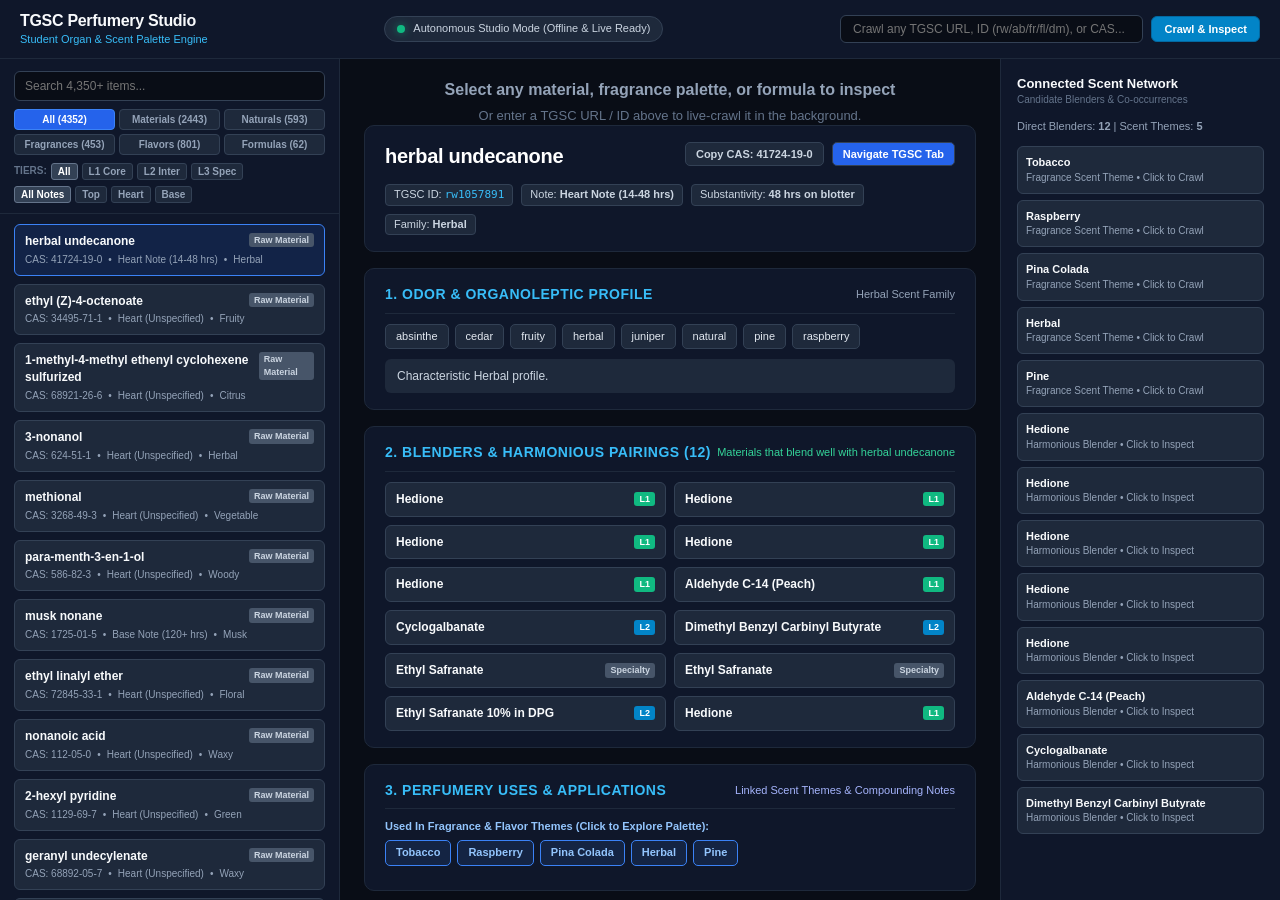
<file: index.html>
<!DOCTYPE html>
<html lang="en">
<head>
  <meta charset="UTF-8">
  <meta name="viewport" content="width=device-width, initial-scale=1.0">
  <title>TGSC Perfumery Studio - Student Organ & Scent Palette Engine</title>
  <link rel="stylesheet" href="app/studio.css">
</head>
<body>
  <div class="studio-container">
    <!-- Top Bar -->
    <header class="studio-topbar">
      <div class="brand-wrap">
        <h1 class="brand-title">TGSC Perfumery Studio</h1>
        <span class="brand-tag">Student Organ & Scent Palette Engine</span>
      </div>

      <!-- Live TGSC Tab Status -->
      <div class="live-sync-badge" id="live-sync-badge">
        <span class="sync-dot"></span>
        <span class="sync-text" id="sync-text">Checking active TGSC tab...</span>
        <button id="btn-open-tgsc" class="btn-sync-action hidden" title="Open this page in browser tab">Open in TGSC</button>
      </div>

      <!-- Live Crawler Bar -->
      <div class="crawler-bar">
        <input type="text" id="crawl-input" placeholder="Crawl any TGSC URL, ID (rw/ab/fr/fl/dm), or CAS..." />
        <button id="btn-crawl" class="btn-crawl">Crawl & Inspect</button>
      </div>
    </header>

    <!-- Main 3-Column Studio Layout -->
    <div class="studio-body">
      <!-- Left Panel: Library & Organ Filter -->
      <aside class="studio-sidebar">
        <div class="sidebar-search">
          <input type="text" id="lib-search" placeholder="Search 4,350+ items..." />
        </div>

        <div class="sidebar-categories">
          <button class="cat-btn active" data-cat="all">All (<span id="count-all">0</span>)</button>
          <button class="cat-btn" data-cat="raw_material">Materials (<span id="count-rm">0</span>)</button>
          <button class="cat-btn" data-cat="natural">Naturals (<span id="count-nat">0</span>)</button>
          <button class="cat-btn" data-cat="fragrance">Fragrances (<span id="count-fr">0</span>)</button>
          <button class="cat-btn" data-cat="flavor">Flavors (<span id="count-fl">0</span>)</button>
          <button class="cat-btn" data-cat="demo_formula">Formulas (<span id="count-demo">0</span>)</button>
        </div>

        <div class="sidebar-subfilters">
          <div class="tier-filter-row">
            <span class="filter-lbl">Tiers:</span>
            <button class="tier-chip active" data-tier="all">All</button>
            <button class="tier-chip chip-l1" data-tier="1">L1 Core</button>
            <button class="tier-chip chip-l2" data-tier="2">L2 Inter</button>
            <button class="tier-chip chip-l3" data-tier="3">L3 Spec</button>
          </div>

          <div class="vol-filter-row">
            <button class="vol-btn active" data-vol="all">All Notes</button>
            <button class="vol-btn" data-vol="Top Note">Top</button>
            <button class="vol-btn" data-vol="Heart Note">Heart</button>
            <button class="vol-btn" data-vol="Base Note">Base</button>
          </div>
        </div>

        <div class="sidebar-list" id="sidebar-list">
          <!-- Populated by studio.js -->
        </div>
      </aside>

      <!-- Center Panel: 3-Pillar Item Inspector & Scaler Studio -->
      <main class="studio-main" id="studio-main">
        <div class="empty-state" id="empty-state">
          <h2>Select any material, fragrance palette, or formula to inspect</h2>
          <p>Or enter a TGSC URL / ID above to live-crawl it in the background.</p>
        </div>
        <div class="inspector-content hidden" id="inspector-content">
          <!-- Injected via studio.js -->
        </div>
      </main>

      <!-- Right Panel: Scent Connections & Co-occurrence Network -->
      <aside class="studio-network" id="studio-network">
        <div class="network-header">
          <h3>Connected Scent Network</h3>
          <span class="network-sub">Candidate Blenders & Co-occurrences</span>
        </div>
        <div class="network-body" id="network-body">
          <p class="network-empty">Select an item to view connected scent blenders and related palettes.</p>
        </div>
      </aside>
    </div>
  </div>

  <script src="content/formula_scaler.js"></script>
  <script src="app/studio.js"></script>
</body>
</html>
</file>
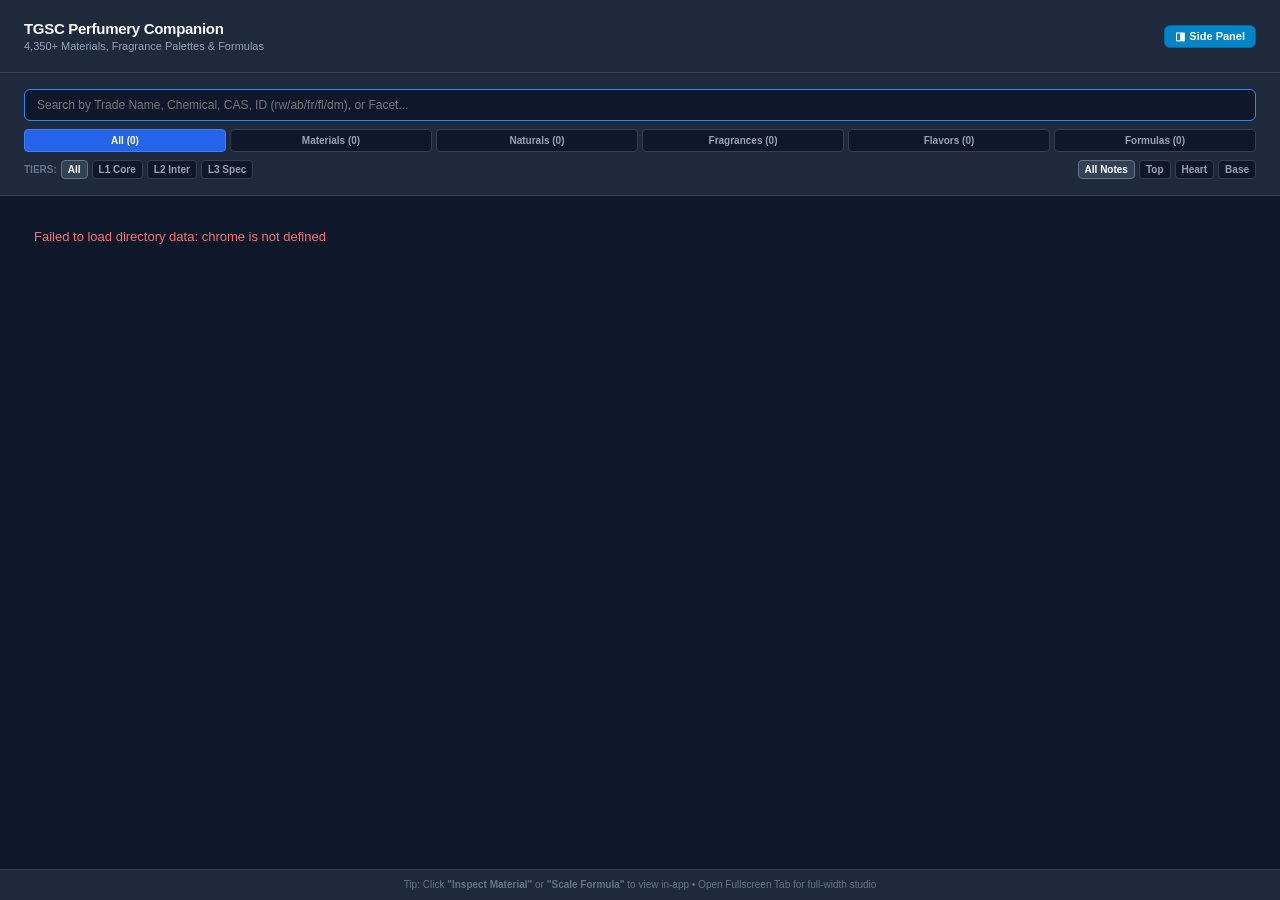
<file: popup/popup.html>
<!DOCTYPE html>
<html lang="en">
<head>
  <meta charset="UTF-8">
  <title>TGSC Perfumery Companion</title>
  <link rel="stylesheet" href="popup.css">
</head>
<body>
  <div class="popup-container">
    <!-- Header -->
    <header class="popup-header">
      <div class="brand">
        <div>
          <h1>TGSC Perfumery Companion</h1>
          <span class="sub">4,350+ Materials, Fragrance Palettes & Formulas</span>
        </div>
      </div>
      <div class="header-actions">
        <button id="btn-open-sidepanel" class="btn-icon-header" title="Open as Chrome Side Panel" style="background: #0284c7; color: #fff; border-color: #0369a1;">
          <span>◨</span> Side Panel
        </button>
        <button id="btn-open-fulltab" class="btn-icon-header" title="Open Fullscreen Studio in New Tab">
          <span>⤢</span> Fullscreen Tab
        </button>
      </div>
    </header>

    <!-- Active Tab Context Banner -->
    <div id="active-tab-banner" class="active-tab-banner hidden"></div>

    <!-- Search & Filters -->
    <div class="search-section">
      <input type="text" id="search-input" placeholder="Search by Trade Name, Chemical, CAS, ID (rw/ab/fr/fl/dm), or Facet..." autofocus />
      
      <!-- Category Tabs -->
      <div class="category-tabs">
        <button class="cat-tab active" data-type="all">All (<span id="count-all">0</span>)</button>
        <button class="cat-tab" data-type="raw_material">Materials (<span id="count-rm">0</span>)</button>
        <button class="cat-tab" data-type="natural">Naturals (<span id="count-nat">0</span>)</button>
        <button class="cat-tab" data-type="fragrance">Fragrances (<span id="count-fr">0</span>)</button>
        <button class="cat-tab" data-type="flavor">Flavors (<span id="count-fl">0</span>)</button>
        <button class="cat-tab" data-type="demo_formula">Formulas (<span id="count-demo">0</span>)</button>
      </div>

      <!-- Student Tier & Volatility Filters -->
      <div class="sub-filters">
        <div class="tier-pills">
          <span class="filter-label">Tiers:</span>
          <button class="tier-pill active" data-level="all">All</button>
          <button class="tier-pill pill-l1" data-level="1">L1 Core</button>
          <button class="tier-pill pill-l2" data-level="2">L2 Inter</button>
          <button class="tier-pill pill-l3" data-level="3">L3 Spec</button>
        </div>

        <div class="vol-pills">
          <button class="vol-chip active" data-vol="all">All Notes</button>
          <button class="vol-chip" data-vol="Top Note">Top</button>
          <button class="vol-chip" data-vol="Heart Note">Heart</button>
          <button class="vol-chip" data-vol="Base Note">Base</button>
        </div>
      </div>
    </div>

    <!-- Items List -->
    <main class="material-list" id="material-list">
      <!-- Dynamic list injected via popup.js -->
    </main>

    <!-- Detail & Scaler Modal Studio -->
    <div class="detail-modal hidden" id="detail-modal">
      <div class="modal-backdrop" id="modal-backdrop"></div>
      <div class="modal-content" id="modal-content">
        <!-- Dynamic modal content injected via popup.js -->
      </div>
    </div>

    <!-- Footer -->
    <footer class="popup-footer">
      <span>Tip: Click <strong>"Inspect Material"</strong> or <strong>"Scale Formula"</strong> to view in-app &bull; Open Fullscreen Tab for full-width studio</span>
    </footer>
  </div>

  <script src="../content/formula_scaler.js"></script>
  <script src="popup.js"></script>
</body>
</html>
</file>
<file: app/studio.css>
/**
 * TGSC Perfumery Studio - Standalone App Styles
 * Professional dark slate theme, responsive 3-column layout
 */

* {
  box-sizing: border-box;
  margin: 0;
  padding: 0;
}

html, body {
  width: 100vw;
  height: 100vh;
  background: #090d16;
  color: #f1f5f9;
  font-family: -apple-system, BlinkMacSystemFont, 'Segoe UI', Roboto, Helvetica, Arial, sans-serif;
  font-size: 13px;
  line-height: 1.4;
  overflow: hidden;
}

.studio-container {
  display: flex;
  flex-direction: column;
  height: 100vh;
  width: 100vw;
}

/* Top Control Bar */
.studio-topbar {
  display: flex;
  align-items: center;
  justify-content: space-between;
  padding: 10px 20px;
  background: #0f172a;
  border-bottom: 1px solid #1e293b;
  gap: 16px;
}

.brand-wrap {
  display: flex;
  flex-direction: column;
}

.brand-title {
  font-size: 16px;
  font-weight: 700;
  color: #f8fafc;
  letter-spacing: -0.3px;
}

.brand-tag {
  font-size: 11px;
  color: #38bdf8;
  font-weight: 500;
}

/* Live TGSC Tab Sync Badge */
.live-sync-badge {
  display: flex;
  align-items: center;
  gap: 8px;
  background: #1e293b;
  border: 1px solid #334155;
  border-radius: 20px;
  padding: 4px 12px;
  font-size: 11px;
}

.sync-dot {
  width: 8px;
  height: 8px;
  border-radius: 50%;
  background: #10b981;
  box-shadow: 0 0 8px rgba(16, 185, 129, 0.6);
}

.sync-text {
  color: #cbd5e1;
  font-weight: 500;
}

.btn-sync-action {
  background: #2563eb;
  border: none;
  color: #ffffff;
  padding: 2px 8px;
  font-size: 10px;
  font-weight: 600;
  border-radius: 12px;
  cursor: pointer;
  margin-left: 4px;
}

.btn-sync-action.hidden {
  display: none !important;
}

/* Crawler Bar */
.crawler-bar {
  display: flex;
  align-items: center;
  gap: 8px;
  width: 420px;
}

#crawl-input {
  flex: 1;
  background: #090d16;
  border: 1px solid #334155;
  border-radius: 6px;
  padding: 6px 12px;
  color: #f8fafc;
  font-size: 12px;
  outline: none;
  font-family: inherit;
}

#crawl-input:focus {
  border-color: #38bdf8;
}

.btn-crawl {
  background: #0284c7;
  border: 1px solid #0369a1;
  color: #ffffff;
  padding: 6px 12px;
  font-size: 11px;
  font-weight: 600;
  border-radius: 6px;
  cursor: pointer;
  transition: all 0.2s;
  white-space: nowrap;
}

.btn-crawl:hover {
  background: #0369a1;
}

/* Main 3-Column Body */
.studio-body {
  display: flex;
  flex: 1;
  overflow: hidden;
}

/* Column 1: Sidebar */
.studio-sidebar {
  width: 340px;
  background: #0f172a;
  border-right: 1px solid #1e293b;
  display: flex;
  flex-direction: column;
}

.sidebar-search {
  padding: 12px 14px 8px 14px;
}

#lib-search {
  width: 100%;
  background: #090d16;
  border: 1px solid #334155;
  border-radius: 6px;
  padding: 7px 10px;
  color: #f8fafc;
  font-size: 12px;
  outline: none;
}

#lib-search:focus {
  border-color: #38bdf8;
}

.sidebar-categories {
  display: grid;
  grid-template-columns: repeat(3, 1fr);
  gap: 4px;
  padding: 0 14px 8px 14px;
}

.cat-btn {
  background: #1e293b;
  border: 1px solid #334155;
  color: #94a3b8;
  padding: 4px 6px;
  font-size: 10px;
  font-weight: 600;
  border-radius: 4px;
  cursor: pointer;
  text-align: center;
  white-space: nowrap;
}

.cat-btn:hover {
  color: #f8fafc;
  border-color: #475569;
}

.cat-btn.active {
  background: #2563eb;
  border-color: #3b82f6;
  color: #ffffff;
}

.sidebar-subfilters {
  padding: 0 14px 10px 14px;
  display: flex;
  flex-direction: column;
  gap: 6px;
  border-bottom: 1px solid #1e293b;
}

.tier-filter-row, .vol-filter-row {
  display: flex;
  align-items: center;
  gap: 4px;
}

.filter-lbl {
  font-size: 10px;
  font-weight: 700;
  color: #64748b;
  text-transform: uppercase;
}

.tier-chip, .vol-btn {
  background: #1e293b;
  border: 1px solid #334155;
  color: #94a3b8;
  padding: 2px 6px;
  font-size: 10px;
  font-weight: 600;
  border-radius: 3px;
  cursor: pointer;
}

.tier-chip.active, .vol-btn.active {
  background: #334155;
  color: #ffffff;
  border-color: #64748b;
}

.tier-chip.chip-l1.active { background: #10b981; color: #ffffff; border-color: #059669; }
.tier-chip.chip-l2.active { background: #0284c7; color: #ffffff; border-color: #0369a1; }
.tier-chip.chip-l3.active { background: #7c3aed; color: #ffffff; border-color: #6d28d9; }

.sidebar-list {
  flex: 1;
  overflow-y: auto;
  padding: 10px 14px;
  display: flex;
  flex-direction: column;
  gap: 8px;
}

.sidebar-list::-webkit-scrollbar { width: 5px; }
.sidebar-list::-webkit-scrollbar-thumb { background: #334155; border-radius: 3px; }

.side-item-card {
  background: #1e293b;
  border: 1px solid #334155;
  border-radius: 6px;
  padding: 8px 10px;
  cursor: pointer;
  transition: all 0.15s;
}

.side-item-card:hover {
  border-color: #38bdf8;
  background: #243248;
}

.side-item-card.active {
  border-color: #3b82f6;
  background: rgba(37, 99, 235, 0.15);
}

.side-item-top {
  display: flex;
  justify-content: space-between;
  align-items: flex-start;
}

.side-item-name {
  font-size: 12px;
  font-weight: 700;
  color: #f8fafc;
}

.side-item-meta {
  display: flex;
  gap: 6px;
  font-size: 10px;
  color: #94a3b8;
  margin-top: 3px;
}

/* Column 2: Main Studio Inspector */
.studio-main {
  flex: 1;
  overflow-y: auto;
  padding: 20px 24px;
  background: #090d16;
  display: flex;
  flex-direction: column;
}

.studio-main::-webkit-scrollbar { width: 6px; }
.studio-main::-webkit-scrollbar-thumb { background: #334155; border-radius: 3px; }

.empty-state {
  display: flex;
  flex-direction: column;
  align-items: center;
  justify-content: center;
  height: 100%;
  color: #64748b;
  text-align: center;
}

.empty-state h2 {
  font-size: 16px;
  color: #94a3b8;
  margin-bottom: 6px;
}

.inspector-content {
  display: flex;
  flex-direction: column;
  gap: 16px;
  max-width: 960px;
  margin: 0 auto;
  width: 100%;
}

.inspector-content.hidden {
  display: none !important;
}

/* Hero Header Card */
.studio-hero {
  background: #0f172a;
  border: 1px solid #1e293b;
  border-radius: 10px;
  padding: 16px 20px;
  display: flex;
  flex-direction: column;
  gap: 8px;
}

.hero-top-row {
  display: flex;
  justify-content: space-between;
  align-items: flex-start;
}

.hero-title-area h2 {
  font-size: 20px;
  font-weight: 700;
  color: #ffffff;
  letter-spacing: -0.3px;
}

.hero-sub-chem {
  font-size: 12px;
  color: #94a3b8;
  margin-top: 2px;
}

.hero-meta-pills {
  display: flex;
  gap: 8px;
  flex-wrap: wrap;
  margin-top: 6px;
}

.hero-chip {
  background: #1e293b;
  border: 1px solid #334155;
  color: #cbd5e1;
  padding: 2px 8px;
  border-radius: 4px;
  font-size: 11px;
}

.hero-chip code {
  font-family: 'JetBrains Mono', monospace;
  color: #38bdf8;
}

.hero-actions {
  display: flex;
  gap: 8px;
  align-items: center;
}

.btn-hero-act {
  background: #1e293b;
  border: 1px solid #334155;
  color: #cbd5e1;
  padding: 5px 10px;
  font-size: 11px;
  font-weight: 600;
  border-radius: 5px;
  cursor: pointer;
  text-decoration: none;
  transition: all 0.15s;
}

.btn-hero-act:hover {
  background: #334155;
  color: #f8fafc;
}

/* 3-Pillar Section Layout */
.pillar-card {
  background: #0f172a;
  border: 1px solid #1e293b;
  border-radius: 10px;
  padding: 16px 20px;
  display: flex;
  flex-direction: column;
  gap: 10px;
}

.pillar-header {
  display: flex;
  justify-content: space-between;
  align-items: center;
  border-bottom: 1px solid #1e293b;
  padding-bottom: 8px;
}

.pillar-title {
  font-size: 14px;
  font-weight: 700;
  color: #38bdf8;
  text-transform: uppercase;
  letter-spacing: 0.5px;
}

.pillar-desc-list {
  display: flex;
  flex-direction: column;
  gap: 6px;
}

.pillar-desc-item {
  background: #1e293b;
  border-radius: 6px;
  padding: 8px 12px;
  color: #cbd5e1;
  font-size: 12px;
  line-height: 1.5;
}

.facet-chip-grid {
  display: flex;
  flex-wrap: wrap;
  gap: 6px;
}

.facet-chip-lg {
  background: #1e293b;
  border: 1px solid #334155;
  color: #e2e8f0;
  padding: 4px 10px;
  border-radius: 5px;
  font-size: 11px;
}

/* Compounding Advice Box */
.compounding-box {
  background: linear-gradient(135deg, rgba(245, 158, 11, 0.08), rgba(217, 119, 6, 0.04));
  border: 1px solid #d97706;
  border-radius: 8px;
  padding: 12px 16px;
}

.compounding-box h4 {
  font-size: 12px;
  font-weight: 700;
  color: #fbbf24;
  margin-bottom: 6px;
}

.compounding-text {
  font-size: 12px;
  color: #fde68a;
  line-height: 1.5;
}

/* Blenders & Uses Tables */
.blenders-grid {
  display: grid;
  grid-template-columns: repeat(auto-fill, minmax(240px, 1fr));
  gap: 8px;
}

.blender-card {
  background: #1e293b;
  border: 1px solid #334155;
  border-radius: 6px;
  padding: 8px 10px;
  display: flex;
  justify-content: space-between;
  align-items: center;
  cursor: pointer;
  transition: all 0.15s;
}

.blender-card:hover {
  background: #243248;
  border-color: #38bdf8;
}

.blender-name {
  font-size: 12px;
  font-weight: 600;
  color: #f8fafc;
}

.uses-pill-grid {
  display: flex;
  flex-wrap: wrap;
  gap: 6px;
}

.use-pill {
  background: rgba(59, 130, 246, 0.12);
  border: 1px solid #3b82f6;
  color: #93c5fd;
  padding: 4px 10px;
  border-radius: 5px;
  font-size: 11px;
  font-weight: 600;
  cursor: pointer;
  transition: all 0.15s;
}

.use-pill:hover {
  background: #2563eb;
  color: #ffffff;
}

/* Column 3: Right Network Panel */
.studio-network {
  width: 280px;
  background: #0f172a;
  border-left: 1px solid #1e293b;
  padding: 16px;
  display: flex;
  flex-direction: column;
  gap: 12px;
}

.network-header h3 {
  font-size: 13px;
  font-weight: 700;
  color: #f8fafc;
}

.network-sub {
  font-size: 10px;
  color: #64748b;
  display: block;
}

.network-empty {
  font-size: 11px;
  color: #64748b;
  margin-top: 10px;
  line-height: 1.4;
}

.network-body {
  display: flex;
  flex-direction: column;
  gap: 8px;
  overflow-y: auto;
}

.network-item {
  background: #1e293b;
  border: 1px solid #334155;
  border-radius: 6px;
  padding: 8px;
  cursor: pointer;
}

.network-item:hover {
  border-color: #38bdf8;
}

.network-item-title {
  font-size: 11px;
  font-weight: 700;
  color: #f8fafc;
}

.network-item-sub {
  font-size: 10px;
  color: #94a3b8;
}

.network-student-box {
  background: rgba(16, 185, 129, 0.08);
  border: 1px solid rgba(16, 185, 129, 0.3);
  border-radius: 8px;
  padding: 10px;
  display: flex;
  flex-direction: column;
  gap: 6px;
  margin-bottom: 8px;
}

.network-student-header {
  font-size: 10px;
  font-weight: 700;
  text-transform: uppercase;
  color: #34d399;
  letter-spacing: 0.5px;
}

.network-student-mat {
  background: #0f172a;
  border: 1px solid rgba(16, 185, 129, 0.2);
  border-radius: 6px;
  padding: 6px 8px;
  display: flex;
  flex-direction: column;
  gap: 2px;
}

.network-student-name {
  font-size: 12px;
  font-weight: 700;
  color: #ffffff;
}

.network-student-meta {
  display: flex;
  align-items: center;
  gap: 6px;
  font-size: 10px;
  color: #94a3b8;
}


/* Formula Scaler Elements */
.scaler-bar {
  display: flex;
  justify-content: space-between;
  align-items: center;
  background: #1e293b;
  padding: 10px 14px;
  border-radius: 8px;
  margin-bottom: 10px;
}

.scaler-input-box {
  display: flex;
  align-items: center;
  gap: 6px;
}

.scaler-input-box input {
  width: 60px;
  background: #090d16;
  border: 1px solid #334155;
  color: #ffffff;
  padding: 3px 6px;
  border-radius: 4px;
  font-family: 'JetBrains Mono', monospace;
  font-weight: 700;
}

.scaler-table {
  width: 100%;
  border-collapse: collapse;
  font-size: 11px;
}

.scaler-table th {
  background: #1e293b;
  padding: 8px 10px;
  color: #94a3b8;
  font-weight: 600;
  text-align: left;
}

.scaler-table td {
  padding: 8px 10px;
  border-bottom: 1px solid #1e293b;
}

.tag-l1 { background: #10b981; color: #ffffff; padding: 1px 5px; border-radius: 3px; font-size: 9px; font-weight: 700; }
.tag-l2 { background: #0284c7; color: #ffffff; padding: 1px 5px; border-radius: 3px; font-size: 9px; font-weight: 700; }
.tag-l3 { background: #7c3aed; color: #ffffff; padding: 1px 5px; border-radius: 3px; font-size: 9px; font-weight: 700; }
.tag-spec { background: #475569; color: #cbd5e1; padding: 1px 5px; border-radius: 3px; font-size: 9px; font-weight: 700; }

/* Responsive Side Panel Layout (< 900px) */
@media (max-width: 900px) {
  .studio-topbar {
    flex-wrap: wrap;
    padding: 8px 12px;
    gap: 8px;
  }
  .crawler-bar {
    width: 100%;
    order: 3;
  }
  .studio-sidebar {
    width: 220px;
  }
  .studio-network {
    display: none;
  }
  .studio-main {
    padding: 12px;
  }
  .hero-top-row {
    flex-direction: column;
    gap: 8px;
  }
}

/* Ultra Compact Side Panel (< 650px) */
@media (max-width: 650px) {
  .studio-body {
    flex-direction: column;
  }
  .studio-sidebar {
    width: 100%;
    max-height: 180px;
    border-right: none;
    border-bottom: 1px solid #1e293b;
  }
}
</file>
<file: popup/popup.css>
/**
 * TGSC Perfumery Companion - Popup & Fullscreen Explorer Styles
 * Clean dark theme, high-contrast, emoji-free typography
 */

* {
  box-sizing: border-box;
  margin: 0;
  padding: 0;
}

html, body {
  width: 520px;
  height: 600px;
  background: #0f172a;
  color: #f1f5f9;
  font-family: -apple-system, BlinkMacSystemFont, 'Segoe UI', Roboto, Helvetica, Arial, sans-serif;
  font-size: 13px;
  line-height: 1.4;
  overflow: hidden;
}

/* Fullscreen Standalone Tab Mode */
body.fullscreen-mode {
  width: 100vw;
  height: 100vh;
}

body.fullscreen-mode .popup-container {
  max-width: 1400px;
  margin: 0 auto;
  height: 100%;
}

body.fullscreen-mode .category-tabs {
  grid-template-columns: repeat(6, 1fr) !important;
}

body.fullscreen-mode .material-list {
  display: grid;
  grid-template-columns: repeat(auto-fill, minmax(380px, 1fr));
  gap: 14px;
  align-content: start;
}

body.fullscreen-mode .modal-content {
  max-width: 800px !important;
}

body.fullscreen-mode .popup-header {
  padding: 18px 24px;
}

body.fullscreen-mode .search-section {
  padding: 16px 24px;
}

.popup-container {
  display: flex;
  flex-direction: column;
  height: 100%;
  width: 100%;
}

/* Header */
.popup-header {
  display: flex;
  justify-content: space-between;
  align-items: center;
  padding: 12px 14px;
  background: #1e293b;
  border-bottom: 1px solid #334155;
}

.brand h1 {
  font-size: 15px;
  font-weight: 700;
  color: #f8fafc;
  letter-spacing: -0.3px;
}

.brand .sub {
  font-size: 11px;
  color: #94a3b8;
  display: block;
}

.btn-icon-header {
  background: #0f172a;
  border: 1px solid #334155;
  color: #38bdf8;
  padding: 4px 10px;
  font-size: 11px;
  font-weight: 600;
  border-radius: 6px;
  cursor: pointer;
  display: flex;
  align-items: center;
  gap: 4px;
  transition: all 0.2s;
}

.btn-icon-header:hover {
  background: #2563eb;
  color: #ffffff;
  border-color: #3b82f6;
}

/* Active Tab Quick Card */
.active-tab-banner {
  padding: 10px 14px 0 14px;
  background: #1e293b;
}

.active-tab-banner.hidden {
  display: none !important;
}

.active-tab-card {
  background: linear-gradient(135deg, rgba(37, 99, 235, 0.18), rgba(99, 102, 241, 0.12));
  border: 1px solid #3b82f6;
  border-radius: 8px;
  padding: 10px 12px;
  display: flex;
  flex-direction: column;
  gap: 6px;
}

.active-tab-header {
  display: flex;
  justify-content: space-between;
  align-items: center;
}

.active-tab-badge {
  font-size: 10px;
  font-weight: 700;
  color: #93c5fd;
  text-transform: uppercase;
  letter-spacing: 0.5px;
}

.active-tab-id code {
  background: #0f172a;
  border: 1px solid #334155;
  color: #38bdf8;
  padding: 1px 5px;
  border-radius: 3px;
  font-family: 'JetBrains Mono', monospace;
  font-size: 10px;
}

.active-tab-title-row {
  display: flex;
  align-items: baseline;
  gap: 8px;
  flex-wrap: wrap;
}

.active-tab-title {
  font-size: 14px;
  font-weight: 700;
  color: #ffffff;
}

.active-tab-cas {
  font-size: 11px;
  color: #94a3b8;
  font-family: 'JetBrains Mono', monospace;
}

.active-tab-synonyms {
  font-size: 11px;
  color: #cbd5e1;
  line-height: 1.4;
}

.active-tab-context-nav {
  display: flex;
  gap: 6px;
  margin-top: 2px;
}

.btn-ctx {
  flex: 1;
  background: #0f172a;
  border: 1px solid #334155;
  color: #94a3b8;
  padding: 5px 8px;
  font-size: 10px;
  font-weight: 600;
  border-radius: 4px;
  cursor: pointer;
  text-align: center;
  transition: all 0.15s;
  white-space: nowrap;
  overflow: hidden;
  text-overflow: ellipsis;
}

.btn-ctx:hover {
  color: #f1f5f9;
  border-color: #475569;
}

.btn-ctx.active {
  background: #2563eb;
  border-color: #3b82f6;
  color: #ffffff;
}

.active-tab-actions {
  display: flex;
  gap: 6px;
  margin-top: 4px;
  padding-top: 6px;
  border-top: 1px solid rgba(59, 130, 246, 0.3);
}

.btn-act {
  flex: 1;
  padding: 6px 10px;
  font-size: 11px;
  font-weight: 600;
  border-radius: 5px;
  border: none;
  cursor: pointer;
  text-align: center;
  transition: all 0.2s;
}

.btn-act-inspect {
  background: #2563eb;
  color: #ffffff;
}

.btn-act-inspect:hover {
  background: #1d4ed8;
}

.list-context-banner {
  background: rgba(37, 99, 235, 0.15);
  border-left: 3px solid #3b82f6;
  padding: 8px 12px;
  border-radius: 4px;
  font-size: 11px;
  color: #c7d2fe;
  margin-bottom: 4px;
  grid-column: 1 / -1;
}

/* Search Section */
.search-section {
  padding: 10px 14px;
  background: #1e293b;
  border-bottom: 1px solid #334155;
  display: flex;
  flex-direction: column;
  gap: 8px;
}

#search-input {
  width: 100%;
  padding: 8px 12px;
  background: #0f172a;
  border: 1px solid #475569;
  border-radius: 6px;
  color: #f8fafc;
  font-family: inherit;
  font-size: 12px;
  outline: none;
  transition: border-color 0.2s;
}

#search-input:focus {
  border-color: #3b82f6;
}

/* Category Tabs */
.category-tabs {
  display: grid;
  grid-template-columns: repeat(3, 1fr);
  gap: 4px;
}

.cat-tab {
  background: #0f172a;
  border: 1px solid #334155;
  color: #94a3b8;
  padding: 5px 6px;
  font-size: 10px;
  font-weight: 600;
  border-radius: 4px;
  cursor: pointer;
  transition: all 0.15s;
  text-align: center;
  white-space: nowrap;
}

.cat-tab:hover {
  color: #f8fafc;
  border-color: #475569;
}

.cat-tab.active {
  background: #2563eb;
  border-color: #3b82f6;
  color: #ffffff;
}

/* Sub-filters (Tiers & Volatility) */
.sub-filters {
  display: flex;
  justify-content: space-between;
  align-items: center;
  gap: 8px;
}

.tier-pills, .vol-pills {
  display: flex;
  align-items: center;
  gap: 4px;
}

.filter-label {
  font-size: 10px;
  font-weight: 700;
  color: #64748b;
  text-transform: uppercase;
}

.tier-pill, .vol-chip {
  background: #0f172a;
  border: 1px solid #334155;
  color: #94a3b8;
  padding: 3px 6px;
  font-size: 10px;
  font-weight: 600;
  border-radius: 4px;
  cursor: pointer;
  transition: all 0.15s;
}

.tier-pill:hover, .vol-chip:hover {
  color: #f1f5f9;
  border-color: #475569;
}

.tier-pill.active, .vol-chip.active {
  background: #334155;
  color: #ffffff;
  border-color: #64748b;
}

.tier-pill.pill-l1.active {
  background: #10b981;
  border-color: #059669;
  color: #ffffff;
}

.tier-pill.pill-l2.active {
  background: #0284c7;
  border-color: #0369a1;
  color: #ffffff;
}

.tier-pill.pill-l3.active {
  background: #7c3aed;
  border-color: #6d28d9;
  color: #ffffff;
}

/* Material List */
.material-list {
  flex: 1;
  overflow-y: auto;
  padding: 12px 14px;
  display: flex;
  flex-direction: column;
  gap: 10px;
}

.material-list::-webkit-scrollbar {
  width: 6px;
}

.material-list::-webkit-scrollbar-thumb {
  background: #334155;
  border-radius: 3px;
}

/* Material Card */
.mat-card {
  background: #1e293b;
  border: 1px solid #334155;
  border-radius: 8px;
  padding: 10px 12px;
  display: flex;
  flex-direction: column;
  gap: 6px;
  transition: border-color 0.2s, box-shadow 0.2s;
}

.mat-card:hover {
  border-color: #475569;
  box-shadow: 0 4px 12px rgba(0, 0, 0, 0.3);
}

.mat-card-top {
  display: flex;
  justify-content: space-between;
  align-items: flex-start;
  gap: 8px;
}

.mat-name {
  font-size: 13px;
  font-weight: 700;
  color: #f8fafc;
  cursor: pointer;
}

.mat-name:hover {
  color: #38bdf8;
}

.mat-sub-chem {
  font-size: 11px;
  color: #94a3b8;
  margin-top: 1px;
}

.mat-tier-badge {
  font-size: 9px;
  font-weight: 700;
  padding: 2px 6px;
  border-radius: 4px;
  white-space: nowrap;
  letter-spacing: 0.3px;
}

.badge-l1 {
  background: #10b981;
  color: #ffffff;
}

.badge-l2 {
  background: #0284c7;
  color: #ffffff;
}

.badge-l3 {
  background: #7c3aed;
  color: #ffffff;
}

.badge-type-fragrance {
  background: #f59e0b;
  color: #ffffff;
}

.badge-type-flavor {
  background: #ec4899;
  color: #ffffff;
}

.badge-type-demo_formula {
  background: #3b82f6;
  color: #ffffff;
}

.mat-meta {
  display: flex;
  align-items: center;
  gap: 8px;
  font-size: 11px;
  color: #94a3b8;
  flex-wrap: wrap;
}

.mat-id code {
  background: #0f172a;
  border: 1px solid #334155;
  color: #38bdf8;
  padding: 1px 4px;
  border-radius: 3px;
  font-family: 'JetBrains Mono', monospace;
  font-size: 10px;
  cursor: pointer;
}

.mat-cas {
  font-family: 'JetBrains Mono', monospace;
  cursor: pointer;
}

.mat-cas:hover, .mat-id code:hover {
  color: #f8fafc;
}

.mat-vol {
  font-weight: 600;
}

.vol-top { color: #facc15; }
.vol-heart { color: #38bdf8; }
.vol-base { color: #f472b6; }
.vol-accord { color: #a78bfa; }

.mat-synonyms-line {
  font-size: 11px;
  color: #cbd5e1;
}

.syn-label {
  color: #64748b;
  font-weight: 600;
  margin-right: 4px;
}

.mat-facets {
  display: flex;
  flex-wrap: wrap;
  gap: 4px;
}

.facet-chip {
  background: #0f172a;
  border: 1px solid #334155;
  color: #cbd5e1;
  font-size: 10px;
  padding: 2px 6px;
  border-radius: 4px;
}

.mat-accords-line {
  display: flex;
  align-items: center;
  gap: 4px;
  flex-wrap: wrap;
  font-size: 11px;
}

.accords-label {
  color: #64748b;
  font-weight: 600;
}

.accord-pill-mini {
  background: rgba(59, 130, 246, 0.15);
  border: 1px solid #3b82f6;
  color: #93c5fd;
  font-size: 10px;
  padding: 1px 6px;
  border-radius: 4px;
  cursor: pointer;
}

.accord-pill-mini:hover {
  background: #2563eb;
  color: #ffffff;
}

.mat-actions {
  display: flex;
  gap: 6px;
  margin-top: 4px;
  padding-top: 6px;
  border-top: 1px solid #334155;
}

.mat-btn {
  background: #0f172a;
  border: 1px solid #334155;
  color: #cbd5e1;
  padding: 4px 8px;
  font-size: 10px;
  font-weight: 600;
  border-radius: 4px;
  cursor: pointer;
  text-decoration: none;
  transition: all 0.15s;
}

.mat-btn:hover {
  background: #334155;
  color: #f8fafc;
}

.mat-btn-inspect {
  background: #2563eb;
  border-color: #3b82f6;
  color: #ffffff;
}

.mat-btn-inspect:hover {
  background: #1d4ed8;
}

/* Modal Studio */
.detail-modal {
  position: fixed;
  inset: 0;
  z-index: 100;
  display: flex;
  justify-content: center;
  align-items: center;
  padding: 16px;
}

.detail-modal.hidden {
  display: none !important;
}

.modal-backdrop {
  position: absolute;
  inset: 0;
  background: rgba(0, 0, 0, 0.75);
  backdrop-filter: blur(4px);
}

.modal-content {
  position: relative;
  background: #0f172a;
  border: 1px solid #334155;
  border-radius: 12px;
  width: 100%;
  max-width: 560px;
  max-height: 90vh;
  display: flex;
  flex-direction: column;
  box-shadow: 0 20px 40px rgba(0, 0, 0, 0.8);
  overflow: hidden;
  z-index: 101;
}

.modal-header {
  display: flex;
  justify-content: space-between;
  align-items: flex-start;
  padding: 14px 18px;
  background: #1e293b;
  border-bottom: 1px solid #334155;
}

.modal-title {
  font-size: 16px;
  font-weight: 700;
  color: #f8fafc;
}

.modal-subtitle {
  font-size: 11px;
  color: #94a3b8;
}

.btn-close-modal {
  background: transparent;
  border: none;
  color: #94a3b8;
  font-size: 16px;
  cursor: pointer;
  padding: 2px 6px;
  border-radius: 4px;
}

.btn-close-modal:hover {
  color: #f8fafc;
  background: #334155;
}

.modal-body {
  padding: 16px 18px;
  overflow-y: auto;
  display: flex;
  flex-direction: column;
  gap: 12px;
}

.modal-level-box {
  background: #1e293b;
  border: 1px solid #334155;
  border-radius: 8px;
  padding: 10px 12px;
}

.modal-level-buttons {
  display: flex;
  gap: 6px;
}

.m-lvl-btn {
  flex: 1;
  background: #0f172a;
  border: 1px solid #334155;
  color: #94a3b8;
  padding: 6px 8px;
  font-size: 11px;
  font-weight: 600;
  border-radius: 4px;
  cursor: pointer;
  text-align: center;
  transition: all 0.15s;
}

.m-lvl-btn:hover {
  color: #f8fafc;
  border-color: #475569;
}

.m-lvl-btn.active {
  background: #2563eb;
  border-color: #3b82f6;
  color: #ffffff;
}

/* Scaler Controls */
.tgsc-scaler-controls {
  display: flex;
  justify-content: space-between;
  align-items: center;
  background: #1e293b;
  border: 1px solid #334155;
  border-radius: 8px;
  padding: 10px 12px;
  gap: 12px;
}

.tgsc-input-group {
  display: flex;
  align-items: center;
  gap: 8px;
}

.tgsc-input-group label {
  font-size: 11px;
  font-weight: 600;
  color: #cbd5e1;
}

.tgsc-input-box {
  display: flex;
  align-items: center;
  background: #0f172a;
  border: 1px solid #475569;
  border-radius: 4px;
  padding: 2px 6px;
}

.tgsc-input-box input {
  background: transparent;
  border: none;
  color: #f8fafc;
  width: 50px;
  font-size: 12px;
  font-weight: 700;
  outline: none;
  font-family: 'JetBrains Mono', monospace;
}

.tgsc-input-unit {
  font-size: 11px;
  color: #94a3b8;
  font-weight: 600;
}

.tgsc-quick-presets {
  display: flex;
  align-items: center;
  gap: 4px;
}

.tgsc-preset-label {
  font-size: 10px;
  color: #64748b;
  font-weight: 700;
}

.tgsc-btn-preset {
  background: #0f172a;
  border: 1px solid #334155;
  color: #94a3b8;
  padding: 3px 6px;
  font-size: 10px;
  font-weight: 600;
  border-radius: 3px;
  cursor: pointer;
}

.tgsc-btn-preset.active {
  background: #2563eb;
  border-color: #3b82f6;
  color: #ffffff;
}

.tgsc-mode-tabs {
  display: flex;
  gap: 6px;
}

.tgsc-mode-tab {
  flex: 1;
  background: #1e293b;
  border: 1px solid #334155;
  color: #94a3b8;
  padding: 6px 10px;
  font-size: 11px;
  font-weight: 600;
  border-radius: 6px;
  cursor: pointer;
  text-align: center;
}

.tgsc-mode-tab.active {
  background: #2563eb;
  border-color: #3b82f6;
  color: #ffffff;
}

/* Formula Table */
.tgsc-table-container {
  border: 1px solid #334155;
  border-radius: 8px;
  overflow: hidden;
}

.tgsc-table {
  width: 100%;
  border-collapse: collapse;
  font-size: 11px;
  text-align: left;
}

.tgsc-table th {
  background: #1e293b;
  padding: 8px 10px;
  color: #94a3b8;
  font-weight: 600;
  border-bottom: 1px solid #334155;
}

.tgsc-table td {
  padding: 8px 10px;
  border-bottom: 1px solid #1e293b;
  color: #e2e8f0;
}

.tgsc-row-available {
  background: rgba(16, 185, 129, 0.05);
}

.tgsc-row-missing {
  background: rgba(239, 68, 68, 0.05);
}

.tgsc-ing-wrap {
  display: flex;
  align-items: center;
  gap: 6px;
}

.tgsc-status-dot {
  width: 6px;
  height: 6px;
  border-radius: 50%;
  flex-shrink: 0;
}

.dot-green { background: #10b981; }
.dot-red { background: #ef4444; }

.ing-clickable {
  cursor: pointer;
}

.ing-clickable:hover {
  color: #38bdf8;
  text-decoration: underline;
}

.tgsc-tier-pill-sm {
  font-size: 9px;
  font-weight: 700;
  padding: 1px 4px;
  border-radius: 3px;
}

.tag-l1 { background: #10b981; color: #ffffff; }
.tag-l2 { background: #0284c7; color: #ffffff; }
.tag-l3 { background: #7c3aed; color: #ffffff; }
.tag-unmatched { background: #475569; color: #cbd5e1; }

.tgsc-actions-bar {
  display: flex;
  gap: 8px;
}

.tgsc-btn {
  padding: 6px 12px;
  font-size: 11px;
  font-weight: 600;
  border-radius: 5px;
  border: none;
  cursor: pointer;
  transition: all 0.15s;
}

.tgsc-btn-primary {
  background: #2563eb;
  color: #ffffff;
}

.tgsc-btn-primary:hover {
  background: #1d4ed8;
}

.tgsc-btn-secondary {
  background: #1e293b;
  border: 1px solid #334155;
  color: #cbd5e1;
}

.tgsc-btn-secondary:hover {
  background: #334155;
  color: #f8fafc;
}

/* Material Hero Card */
.tgsc-hero-card {
  background: #1e293b;
  border: 1px solid #334155;
  border-radius: 8px;
  padding: 12px 14px;
}

.tgsc-meta-chips {
  display: flex;
  gap: 6px;
  flex-wrap: wrap;
}

.tgsc-chip {
  background: #0f172a;
  border: 1px solid #334155;
  color: #cbd5e1;
  font-size: 10px;
  padding: 2px 6px;
  border-radius: 4px;
}

.tgsc-chip-cas {
  font-family: 'JetBrains Mono', monospace;
  cursor: pointer;
}

.tgsc-chip-cas:hover {
  color: #38bdf8;
}

.tgsc-facet-grid {
  display: flex;
  flex-wrap: wrap;
  gap: 6px;
}

.synonym-chip {
  background: #0f172a;
  border: 1px solid #334155;
  color: #fcd34d;
  font-size: 11px;
  padding: 3px 8px;
  border-radius: 4px;
}

.companion-chip {
  background: #0f172a;
  border: 1px solid #059669;
  color: #6ee7b7;
  font-size: 11px;
  padding: 4px 8px;
  border-radius: 4px;
  cursor: pointer;
}

.companion-chip:hover {
  background: #059669;
  color: #ffffff;
}

.accord-pill-action {
  background: rgba(59, 130, 246, 0.15);
  border: 1px solid #3b82f6;
  color: #93c5fd;
  font-size: 11px;
  padding: 4px 8px;
  border-radius: 4px;
  cursor: pointer;
}

.accord-pill-action:hover {
  background: #2563eb;
  color: #ffffff;
}

.tgsc-facet-pill {
  background: #0f172a;
  border: 1px solid #334155;
  color: #cbd5e1;
  font-size: 11px;
  padding: 3px 8px;
  border-radius: 4px;
}

/* Footer */
.popup-footer {
  padding: 8px 14px;
  background: #1e293b;
  border-top: 1px solid #334155;
  text-align: center;
  font-size: 10px;
  color: #64748b;
}
</file>
